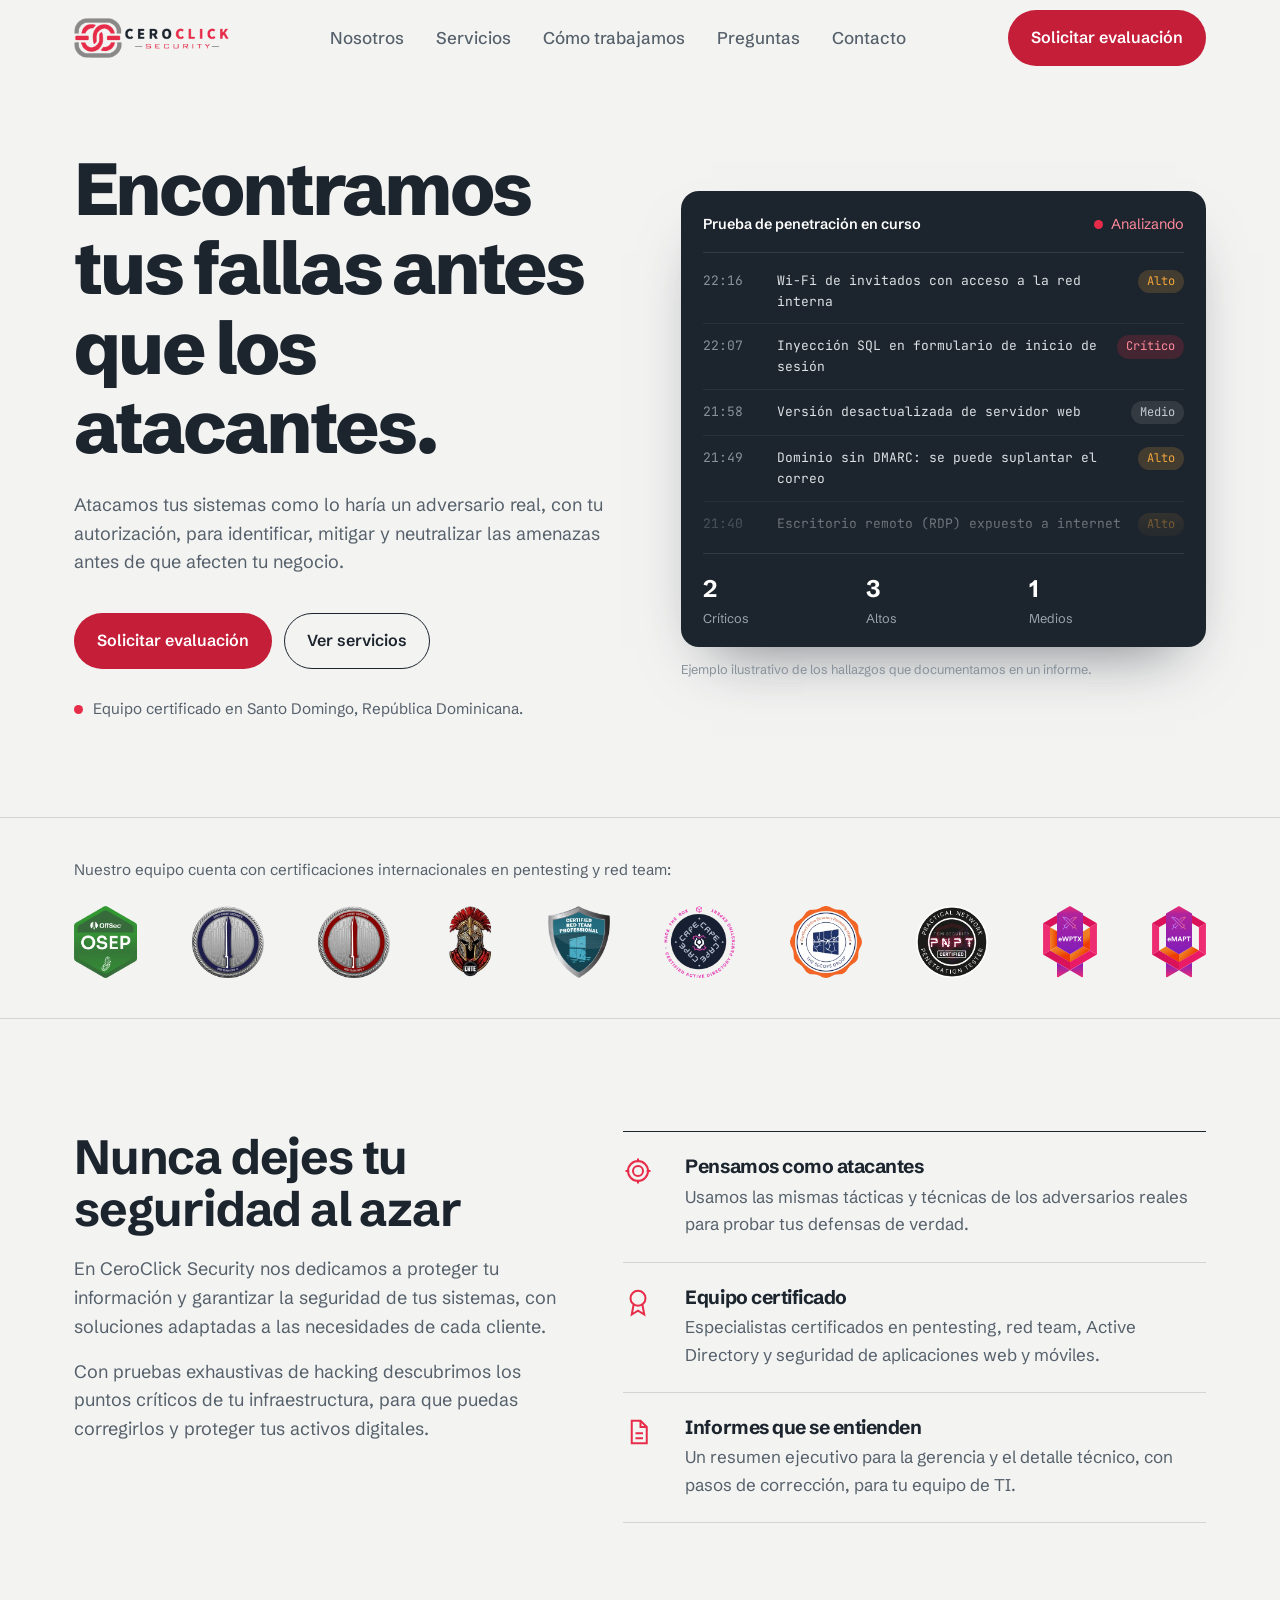
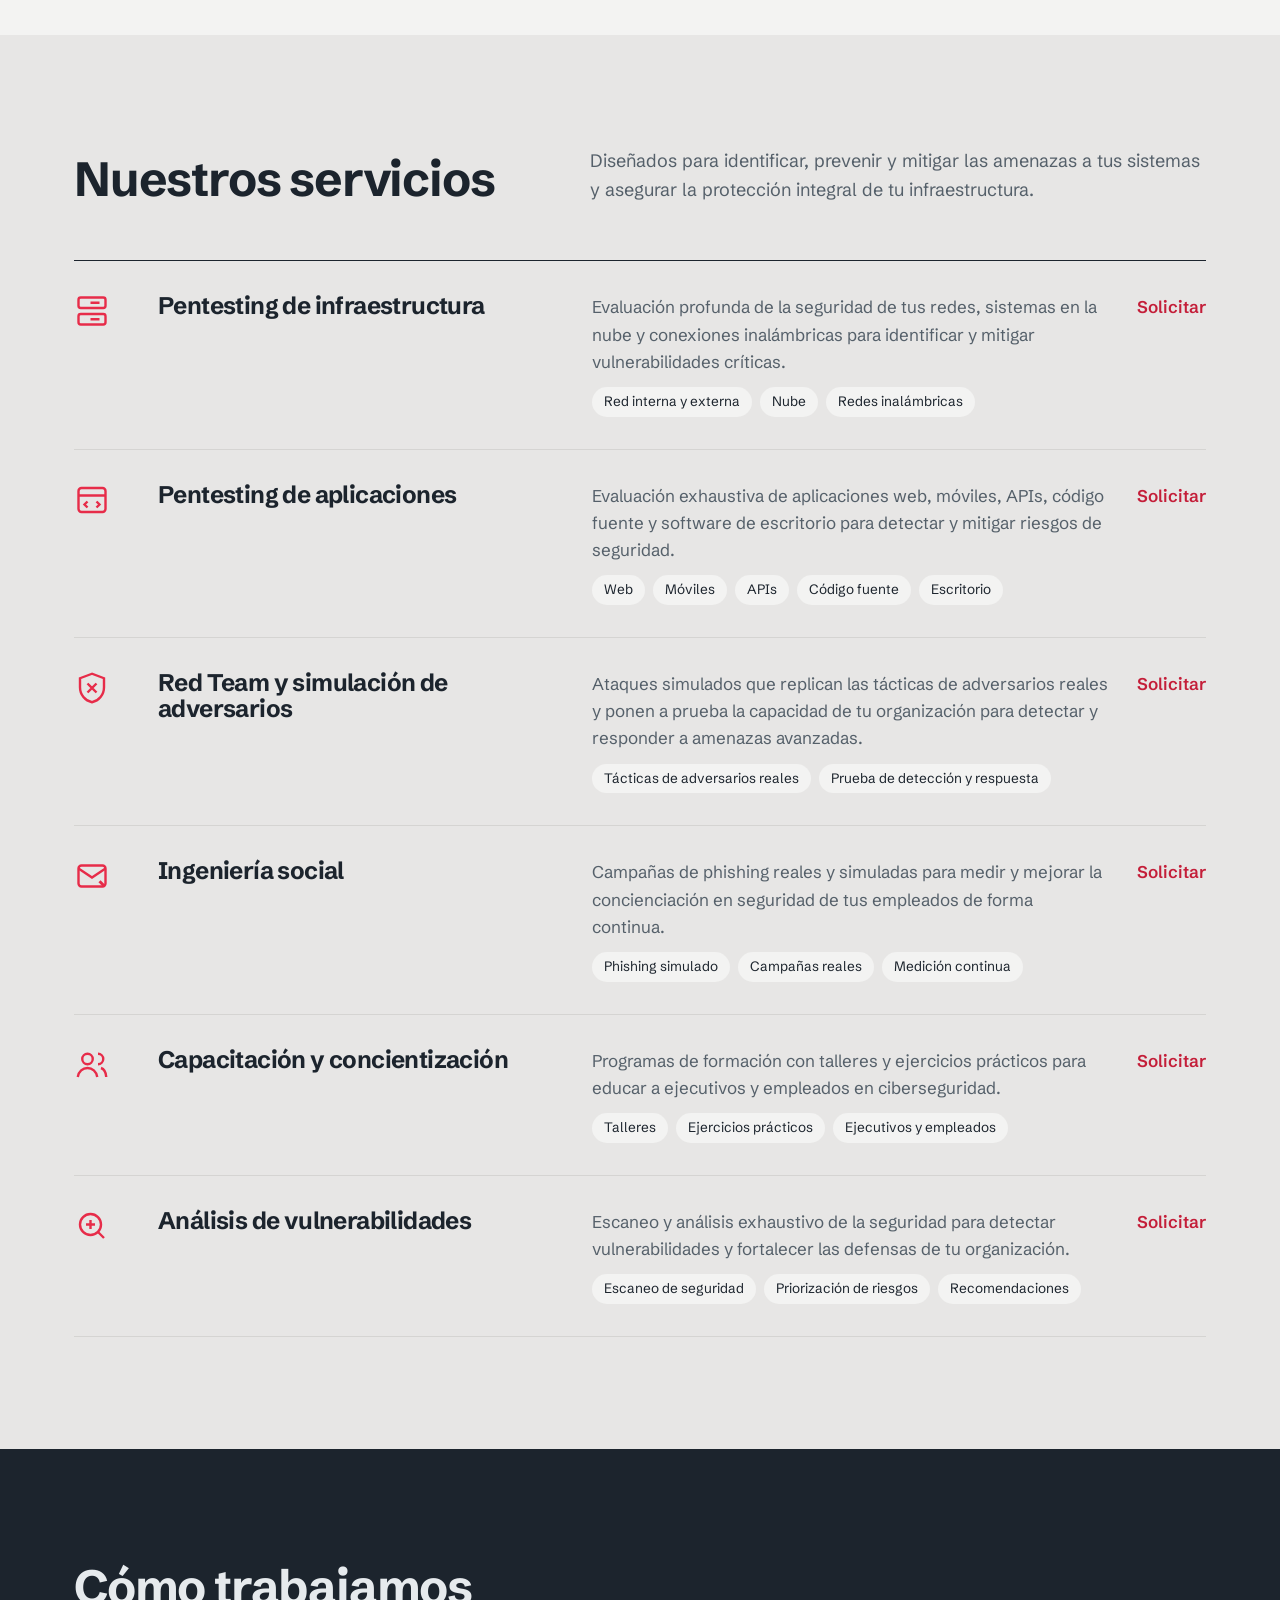
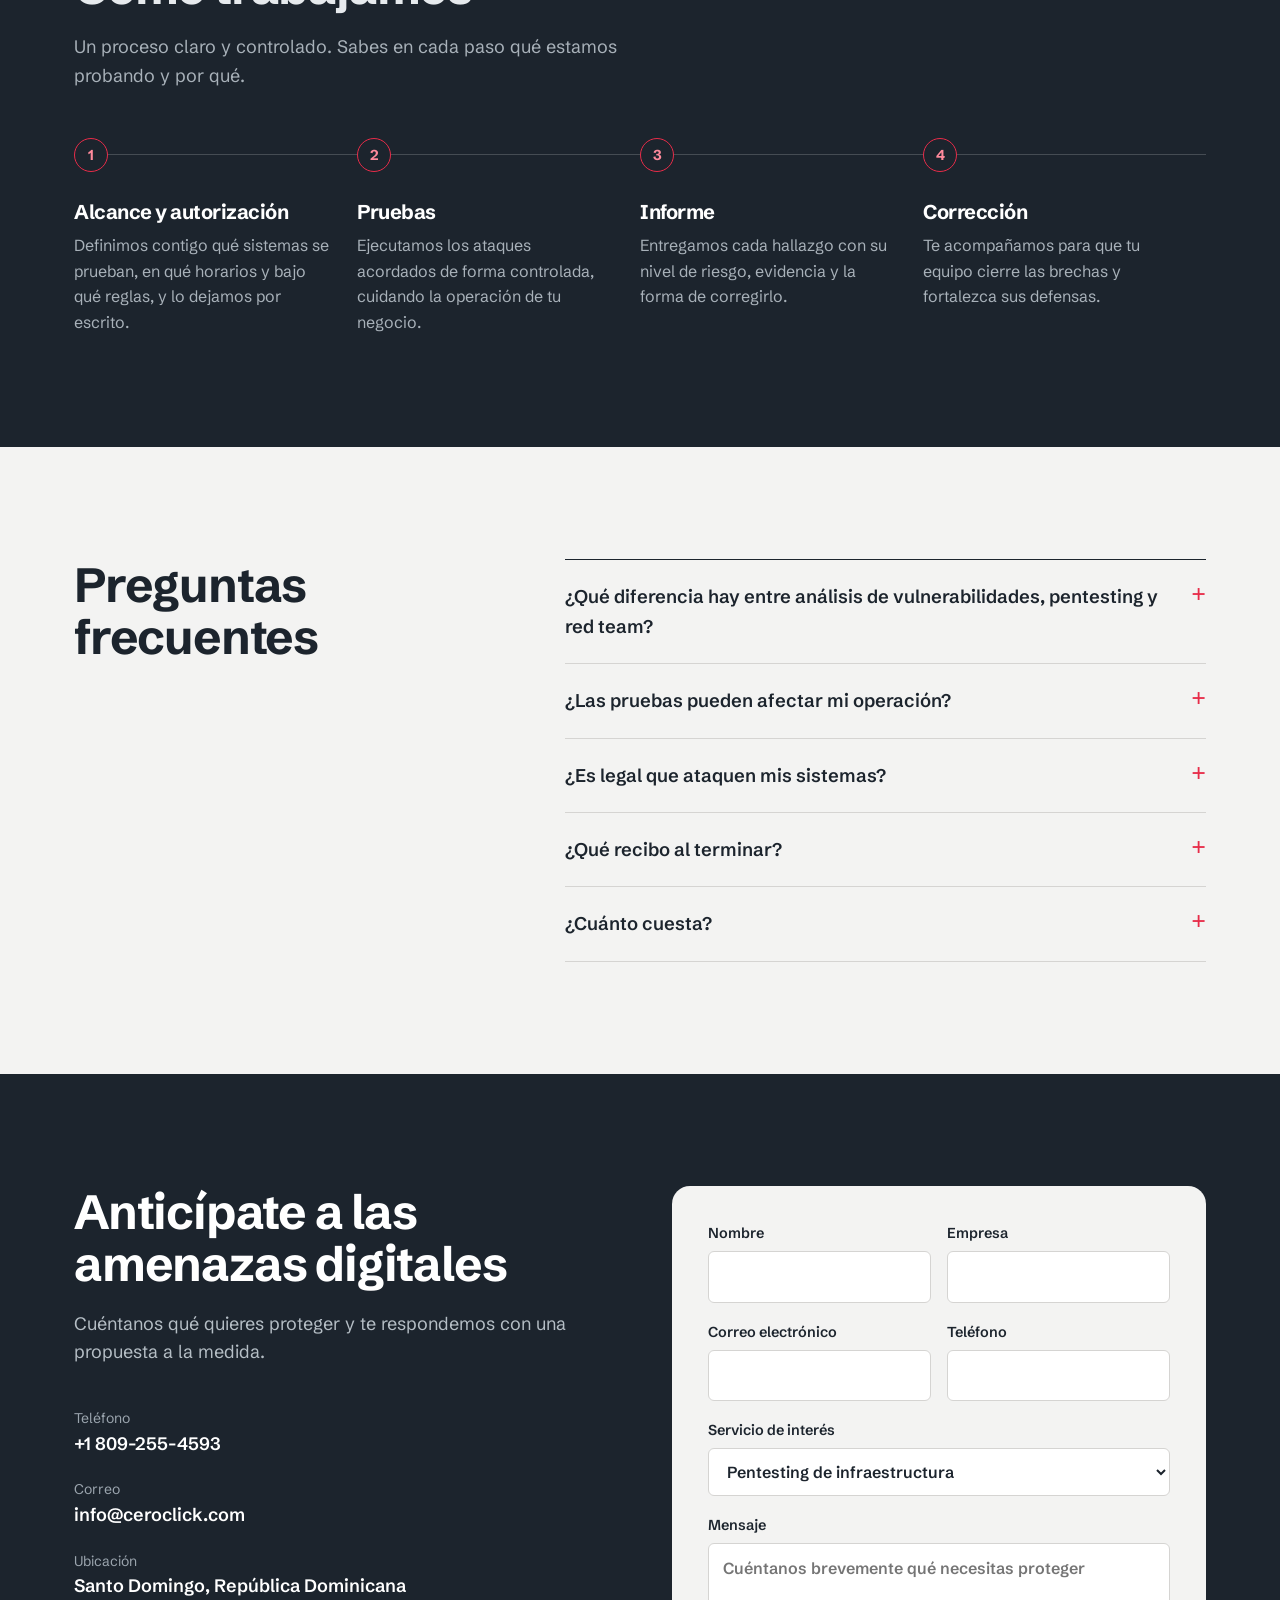
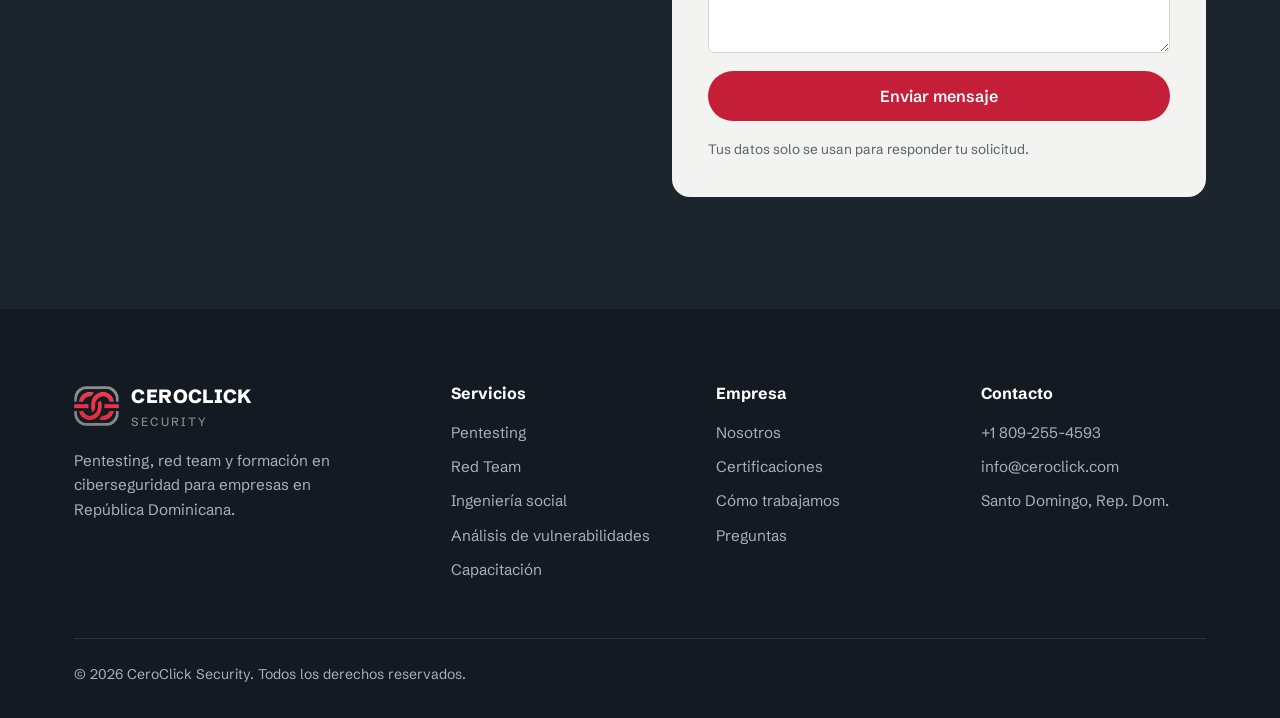
<file: index.html>
<!doctype html>
<html lang="es">
<head>
<meta charset="utf-8">
<meta name="viewport" content="width=device-width, initial-scale=1">
<title>CeroClick Security | Pentesting y Red Team en República Dominicana</title>
<meta name="description" content="CeroClick Security: pentesting de infraestructura y aplicaciones, red team, ingeniería social, análisis de vulnerabilidades y capacitación en ciberseguridad. Santo Domingo, República Dominicana.">
<meta property="og:title" content="CeroClick Security">
<meta property="og:description" content="Encontramos tus fallas de seguridad antes que los atacantes.">
<meta property="og:type" content="website">
<meta property="og:image" content="assets/logo-ceroclick.png">
<link rel="icon" href="favicon.ico">
<link rel="preconnect" href="https://fonts.googleapis.com">
<link rel="preconnect" href="https://fonts.gstatic.com" crossorigin>
<link href="https://fonts.googleapis.com/css2?family=Schibsted+Grotesk:wght@400;500;600;700;800&family=JetBrains+Mono:wght@400;500&display=swap" rel="stylesheet">
<style>
  /* ============ Tokens (colores tomados del logo) ============ */
  :root{
    --paper:#F3F3F2;      /* fondo general */
    --paper-2:#E7E6E5;    /* superficies secundarias */
    --ink:#1C242D;        /* gris carbón del logo */
    --ink-2:#55606A;      /* texto secundario */
    --red:#E72C49;        /* rojo del logo */
    --red-deep:#C41E39;   /* rojo para botones (mejor contraste con texto blanco) */
    --grey:#8A8888;       /* gris del logo */
    --amber:#F0A63C;
    --line:#D5D4D2;
    --radius-s:6px;
    --radius-l:18px;
    --wrap:1180px;
    --font:"Schibsted Grotesk",system-ui,-apple-system,Segoe UI,sans-serif;
    --mono:"JetBrains Mono",ui-monospace,Menlo,monospace;
  }
  *{box-sizing:border-box}
  html{scroll-behavior:smooth}
  body{margin:0;background:var(--paper);color:var(--ink);font-family:var(--font);font-size:1.0625rem;line-height:1.6;-webkit-font-smoothing:antialiased}
  img,svg{display:block;max-width:100%}
  a{color:inherit}
  .wrap{max-width:var(--wrap);margin:0 auto;padding:0 24px}
  :focus-visible{outline:3px solid var(--red);outline-offset:3px;border-radius:4px}
  h1,h2,h3{line-height:1.08;letter-spacing:-.025em;margin:0}
  h2{font-size:clamp(2rem,4vw,3rem);font-weight:700;max-width:18ch}
  p{margin:0}
  .lede{color:var(--ink-2);max-width:56ch;font-size:1.125rem}
  section{padding:112px 0;scroll-margin-top:60px}

  /* ============ Botones ============ */
  .btn{display:inline-flex;align-items:center;gap:10px;padding:14px 22px;border-radius:999px;font-weight:600;font-size:1rem;text-decoration:none;border:1.5px solid transparent;transition:background .2s,color .2s,border-color .2s;cursor:pointer;font-family:inherit}
  .btn-primary{background:var(--red-deep);color:#fff}
  .btn-primary:hover{background:#A3172F}
  .btn-ghost{border-color:var(--ink);color:var(--ink);background:transparent}
  .btn-ghost:hover{background:var(--ink);color:var(--paper)}

  /* ============ Navegación ============ */
  .nav{position:sticky;top:0;z-index:50;background:rgba(243,243,242,.9);backdrop-filter:blur(10px);border-bottom:1px solid transparent;transition:border-color .2s}
  .nav.scrolled{border-bottom-color:var(--line)}
  .nav .wrap{display:flex;align-items:center;justify-content:space-between;height:76px}
  .logo img{height:40px;width:auto}
  .nav-links{display:flex;gap:32px;list-style:none;margin:0;padding:0}
  .nav-links a{text-decoration:none;font-weight:500;color:var(--ink-2)}
  .nav-links a:hover{color:var(--ink)}
  .nav-cta{display:flex;align-items:center;gap:12px}
  .menu-btn{display:none;background:none;border:0;padding:8px;cursor:pointer;color:var(--ink)}
  @media (max-width:900px){
    .nav-links{position:fixed;inset:76px 0 auto 0;flex-direction:column;gap:0;background:var(--paper);border-bottom:1px solid var(--line);padding:8px 24px 20px;display:none}
    .nav-links.open{display:flex}
    .nav-links a{display:block;padding:14px 0;font-size:1.125rem;color:var(--ink);border-bottom:1px solid var(--line)}
    .menu-btn{display:block}
    .nav-cta .btn{display:none}
    .logo img{height:34px}
  }

  /* ============ Hero ============ */
  .hero{padding:72px 0 96px}
  .hero .wrap{display:grid;grid-template-columns:1.05fr 1fr;gap:56px;align-items:center}
  .hero h1{font-size:clamp(2.6rem,6vw,4.6rem);font-weight:800;letter-spacing:-.04em;max-width:13ch}
  .hero .lede{margin-top:24px}
  .hero-actions{display:flex;flex-wrap:wrap;gap:12px;margin-top:36px}
  .hero-note{margin-top:28px;font-size:.95rem;color:var(--ink-2);display:flex;align-items:center;gap:10px}
  .pulse{width:9px;height:9px;border-radius:50%;background:var(--red);box-shadow:0 0 0 0 rgba(231,44,73,.5);animation:pulse 2s infinite;flex:none}
  @keyframes pulse{70%{box-shadow:0 0 0 10px rgba(231,44,73,0)}100%{box-shadow:0 0 0 0 rgba(231,44,73,0)}}

  /* Consola de hallazgos: el elemento memorable de la página */
  .console{background:var(--ink);color:#DCE1E5;border-radius:var(--radius-l);padding:22px 22px 18px;font-family:var(--mono);font-size:.8125rem;box-shadow:0 30px 60px -30px rgba(28,36,45,.6)}
  .console-head{display:flex;justify-content:space-between;align-items:center;gap:12px;padding-bottom:16px;border-bottom:1px solid rgba(255,255,255,.1);font-family:var(--font);font-size:.9rem}
  .console-head strong{font-weight:600;color:#fff}
  .status{display:flex;align-items:center;gap:8px;color:#FF8A9C;white-space:nowrap}
  .events{list-style:none;margin:0;padding:6px 0 0;height:300px;overflow:hidden;position:relative}
  .events::after{content:"";position:absolute;left:0;right:0;bottom:0;height:70px;background:linear-gradient(transparent,var(--ink))}
  .event{display:grid;grid-template-columns:62px 1fr auto;gap:12px;padding:11px 0;border-bottom:1px solid rgba(255,255,255,.06);align-items:baseline}
  .event time{color:#86919B}
  .tag{font-size:.75rem;padding:2px 9px;border-radius:999px;white-space:nowrap}
  .tag.crit{background:rgba(231,44,73,.2);color:#FF8A9C}
  .tag.high{background:rgba(240,166,60,.18);color:var(--amber)}
  .tag.med{background:rgba(255,255,255,.1);color:#C3CAD0}
  .event.new{animation:slidein .5s ease-out}
  @keyframes slidein{from{opacity:0;transform:translateY(-8px)}to{opacity:1;transform:none}}
  .console-foot{display:grid;grid-template-columns:repeat(3,1fr);gap:8px;padding-top:16px;border-top:1px solid rgba(255,255,255,.1);font-family:var(--font)}
  .console-foot b{display:block;font-size:1.5rem;color:#fff;font-weight:700;letter-spacing:-.02em}
  .console-foot span{font-size:.8rem;color:#9BA5AE}
  .console-caption{font-family:var(--font);font-size:.8rem;color:#86919B;margin-top:12px}
  @media (max-width:900px){.hero .wrap{grid-template-columns:1fr}.hero{padding-top:40px}}
  @media (max-width:480px){.event{grid-template-columns:48px 1fr;}.event .tag{grid-column:2;justify-self:start}}

  /* ============ Certificaciones ============ */
  .certs{border-top:1px solid var(--line);border-bottom:1px solid var(--line);padding:32px 0}
  .certs{padding:40px 0}
  .certs p{color:var(--ink-2);font-size:.95rem;margin-bottom:24px}
  .certs ul{display:flex;flex-wrap:wrap;gap:20px 36px;list-style:none;margin:0;padding:0;align-items:center;justify-content:space-between}
  .certs img{height:72px;width:auto}
  @media (max-width:700px){.certs ul{justify-content:flex-start;gap:16px 22px}.certs img{height:56px}}

  /* ============ Nosotros ============ */
  .about-grid{display:grid;grid-template-columns:1fr 1.2fr;gap:64px;align-items:start}
  .about-grid .lede + .lede{margin-top:16px}
  .pillars{display:grid;gap:0;border-top:1.5px solid var(--ink)}
  .pillar{padding:24px 0;border-bottom:1px solid var(--line);display:grid;grid-template-columns:44px 1fr;gap:18px}
  .pillar svg{width:30px;height:30px;color:var(--red)}
  .pillar h3{font-size:1.2rem;margin-bottom:6px}
  .pillar p{color:var(--ink-2)}
  @media (max-width:900px){.about-grid{grid-template-columns:1fr;gap:40px}}

  /* ============ Servicios ============ */
  .services-section{background:var(--paper-2)}
  .section-head{display:flex;justify-content:space-between;align-items:end;gap:32px;flex-wrap:wrap;margin-bottom:56px}
  .services{border-top:1.5px solid var(--ink)}
  .service{display:grid;grid-template-columns:56px 1.1fr 1.4fr auto;gap:28px;align-items:start;padding:32px 0;border-bottom:1px solid var(--line)}
  .service svg{width:36px;height:36px;color:var(--red)}
  .service h3{font-size:1.5rem;font-weight:700}
  .service p{color:var(--ink-2)}
  .service ul{margin:12px 0 0;padding:0;list-style:none;display:flex;flex-wrap:wrap;gap:8px}
  .service li{font-size:.85rem;padding:4px 12px;border-radius:999px;background:var(--paper);color:var(--ink)}
  .service a{font-weight:600;color:var(--red-deep);text-decoration:none;white-space:nowrap}
  .service a:hover{text-decoration:underline}
  @media (max-width:900px){.service{grid-template-columns:1fr;gap:12px}}

  /* ============ Proceso (secuencia real, por eso va numerado) ============ */
  .process{background:var(--ink);color:#E6EAED}
  .process .lede{color:#A8B1B9}
  .steps{display:grid;grid-template-columns:repeat(4,1fr);margin-top:64px;counter-reset:step}
  .step{padding:28px 28px 0 0;border-top:1.5px solid rgba(255,255,255,.18);position:relative}
  .step::before{counter-increment:step;content:counter(step);position:absolute;top:-17px;left:0;width:32px;height:32px;border-radius:50%;background:var(--ink);border:1.5px solid var(--red);color:#FF8A9C;display:grid;place-items:center;font-weight:700;font-size:.9rem}
  .step h3{font-size:1.25rem;margin:18px 0 10px;color:#fff}
  .step p{color:#A8B1B9;font-size:1rem}
  @media (max-width:900px){.steps{grid-template-columns:1fr 1fr;row-gap:48px}}
  @media (max-width:560px){.steps{grid-template-columns:1fr}}

  /* ============ Preguntas ============ */
  .faq-grid{display:grid;grid-template-columns:1fr 1.5fr;gap:64px}
  details{border-bottom:1px solid var(--line);padding:22px 0}
  details:first-child{border-top:1.5px solid var(--ink)}
  summary{cursor:pointer;font-weight:600;font-size:1.15rem;list-style:none;display:flex;justify-content:space-between;gap:24px}
  summary::-webkit-details-marker{display:none}
  summary::after{content:"+";font-weight:400;font-size:1.5rem;line-height:1;color:var(--red);transition:transform .2s}
  details[open] summary::after{transform:rotate(45deg)}
  details p{color:var(--ink-2);margin-top:12px;max-width:62ch}
  @media (max-width:900px){.faq-grid{grid-template-columns:1fr;gap:32px}}

  /* ============ Contacto ============ */
  .contact{background:var(--ink);color:#fff}
  .contact .wrap{display:grid;grid-template-columns:1fr 1fr;gap:64px;align-items:start}
  .contact .lede{color:#B5BEC5;margin-top:20px}
  .contact-info{margin-top:40px;display:grid;gap:20px}
  .contact-info a,.contact-info div{text-decoration:none;font-weight:600;font-size:1.125rem}
  .contact-info span{display:block;font-size:.875rem;color:#9BA5AE;font-weight:400}
  .contact-info a:hover{color:#FF8A9C}
  form{background:var(--paper);color:var(--ink);border-radius:var(--radius-l);padding:36px;display:grid;gap:18px}
  .row{display:grid;grid-template-columns:1fr 1fr;gap:16px}
  label{display:grid;gap:6px;font-size:.9rem;font-weight:600}
  input,select,textarea{font:inherit;font-size:1rem;padding:12px 14px;border:1.5px solid var(--line);border-radius:var(--radius-s);background:#fff;color:var(--ink);width:100%}
  input:focus,select:focus,textarea:focus{outline:none;border-color:var(--red);box-shadow:0 0 0 3px rgba(231,44,73,.18)}
  textarea{min-height:110px;resize:vertical}
  form .btn{justify-content:center;width:100%}
  .form-note{font-size:.85rem;color:var(--ink-2)}
  @media (max-width:900px){.contact .wrap{grid-template-columns:1fr}.row{grid-template-columns:1fr}form{padding:24px}}

  /* ============ Footer ============ */
  footer{background:#141A21;color:#A8B1B9;padding:72px 0 32px;font-size:.95rem}
  .foot-grid{display:grid;grid-template-columns:1.5fr 1fr 1fr 1fr;gap:40px}
  .foot-brand{display:flex;align-items:center;gap:12px;color:#fff;font-weight:800;font-size:1.2rem;letter-spacing:.02em;text-decoration:none}
  .foot-brand img{height:40px;width:auto}
  .foot-brand small{display:block;font-weight:500;font-size:.75rem;letter-spacing:.2em;color:var(--grey)}
  footer h4{color:#fff;margin:0 0 14px;font-size:1rem}
  footer ul{list-style:none;margin:0;padding:0;display:grid;gap:10px}
  footer a{text-decoration:none}
  footer a:hover{color:#fff}
  .foot-bottom{margin-top:56px;padding-top:24px;border-top:1px solid rgba(255,255,255,.1);font-size:.875rem}
  @media (max-width:900px){.foot-grid{grid-template-columns:1fr 1fr}}

  @media (prefers-reduced-motion:reduce){*{animation:none!important;transition:none!important}html{scroll-behavior:auto}}
</style>
</head>
<body>

<!-- ================= NAVEGACIÓN ================= -->
<header class="nav" id="nav">
  <div class="wrap">
    <a href="#inicio" class="logo"><img src="assets/logo-ceroclick.png" alt="CeroClick Security" width="476" height="123"></a>
    <ul class="nav-links" id="navLinks">
      <li><a href="#nosotros">Nosotros</a></li>
      <li><a href="#servicios">Servicios</a></li>
      <li><a href="#proceso">Cómo trabajamos</a></li>
      <li><a href="#preguntas">Preguntas</a></li>
      <li><a href="#contacto">Contacto</a></li>
    </ul>
    <div class="nav-cta">
      <a href="#contacto" class="btn btn-primary">Solicitar evaluación</a>
      <button class="menu-btn" id="menuBtn" aria-label="Abrir menú" aria-expanded="false" aria-controls="navLinks">
        <svg width="26" height="26" viewBox="0 0 24 24" fill="none" stroke="currentColor" stroke-width="2"><path d="M4 7h16M4 12h16M4 17h16"/></svg>
      </button>
    </div>
  </div>
</header>

<main id="inicio">
<!-- ================= HERO ================= -->
<section class="hero">
  <div class="wrap">
    <div>
      <h1>Encontramos tus fallas antes que los atacantes.</h1>
      <p class="lede">Atacamos tus sistemas como lo haría un adversario real, con tu autorización, para identificar, mitigar y neutralizar las amenazas antes de que afecten tu negocio.</p>
      <div class="hero-actions">
        <a href="#contacto" class="btn btn-primary">Solicitar evaluación</a>
        <a href="#servicios" class="btn btn-ghost">Ver servicios</a>
      </div>
      <p class="hero-note"><span class="pulse" aria-hidden="true"></span> Equipo certificado en Santo Domingo, República Dominicana.</p>
    </div>

    <div>
      <div class="console" aria-label="Ejemplo de hallazgos de una prueba de penetración">
        <div class="console-head">
          <strong>Prueba de penetración en curso</strong>
          <span class="status"><span class="pulse" aria-hidden="true"></span> Analizando</span>
        </div>
        <ul class="events" id="events"></ul>
        <div class="console-foot">
          <div><b id="cCrit">0</b><span>Críticos</span></div>
          <div><b id="cHigh">0</b><span>Altos</span></div>
          <div><b id="cMed">0</b><span>Medios</span></div>
        </div>
      </div>
      <p class="console-caption">Ejemplo ilustrativo de los hallazgos que documentamos en un informe.</p>
    </div>
  </div>
</section>

<!-- ================= CERTIFICACIONES ================= -->
<div class="certs" id="certificaciones">
  <div class="wrap">
    <p>Nuestro equipo cuenta con certificaciones internacionales en pentesting y red team:</p>
    <ul>
      <li><img src="assets/cert-offsec-osep.webp" alt="OffSec Experienced Penetration Tester (OSEP)" title="OffSec Experienced Penetration Tester (OSEP)" loading="lazy"></li>
      <li><img src="assets/cert-zps-crto2.webp" alt="Certified Red Team Operator II (CRTL)" title="Certified Red Team Operator II (CRTL)" loading="lazy"></li>
      <li><img src="assets/cert-zps-crto1.webp" alt="Zero-Point Security, Red Team Ops (CRTO)" title="Certified Red Team Operator (CRTO)" loading="lazy"></li>
      <li><img src="assets/cert-crte.webp" alt="Certified Red Team Expert (CRTE)" title="Certified Red Team Expert (CRTE)" loading="lazy"></li>
      <li><img src="assets/cert-crtp.webp" alt="Certified Red Team Professional (CRTP)" title="Certified Red Team Professional (CRTP)" loading="lazy"></li>
      <li><img src="assets/cert-htb-cape.webp" alt="Hack The Box, Certified Active Directory Pentesting Expert (CAPE)" title="Certified Active Directory Pentesting Expert (CAPE)" loading="lazy"></li>
      <li><img src="assets/cert-secops-cadpenx.webp" alt="The SecOps Group, Certified Active Directory Pentesting eXpert (C-ADPenX)" title="Certified Active Directory Pentesting eXpert (C-ADPenX)" loading="lazy"></li>
      <li><img src="assets/cert-tcm-pnpt.webp" alt="TCM Security, Practical Network Penetration Tester (PNPT)" title="Practical Network Penetration Tester (PNPT)" loading="lazy"></li>
      <li><img src="assets/cert-ine-ewptx.svg" alt="INE Security, Web Application Penetration Tester eXtreme (eWPTX)" title="Web Application Penetration Tester eXtreme (eWPTX)" loading="lazy"></li>
      <li><img src="assets/cert-ine-emapt.svg" alt="INE Security, Mobile Application Penetration Tester (eMAPT)" title="Mobile Application Penetration Tester (eMAPT)" loading="lazy"></li>
    </ul>
  </div>
</div>

<!-- ================= NOSOTROS ================= -->
<section id="nosotros">
  <div class="wrap about-grid">
    <div>
      <h2>Nunca dejes tu seguridad al azar</h2>
      <p class="lede" style="margin-top:20px">En CeroClick Security nos dedicamos a proteger tu información y garantizar la seguridad de tus sistemas, con soluciones adaptadas a las necesidades de cada cliente.</p>
      <p class="lede">Con pruebas exhaustivas de hacking descubrimos los puntos críticos de tu infraestructura, para que puedas corregirlos y proteger tus activos digitales.</p>
    </div>
    <div class="pillars">
      <div class="pillar">
        <svg viewBox="0 0 24 24" fill="none" stroke="currentColor" stroke-width="1.6"><circle cx="12" cy="12" r="8"/><circle cx="12" cy="12" r="4"/><path d="M12 2v3M12 19v3M2 12h3M19 12h3"/></svg>
        <div><h3>Pensamos como atacantes</h3><p>Usamos las mismas tácticas y técnicas de los adversarios reales para probar tus defensas de verdad.</p></div>
      </div>
      <div class="pillar">
        <svg viewBox="0 0 24 24" fill="none" stroke="currentColor" stroke-width="1.6"><circle cx="12" cy="9" r="6"/><path d="m8.5 14-1.5 8 5-3 5 3-1.5-8"/></svg>
        <div><h3>Equipo certificado</h3><p>Especialistas certificados en pentesting, red team, Active Directory y seguridad de aplicaciones web y móviles.</p></div>
      </div>
      <div class="pillar">
        <svg viewBox="0 0 24 24" fill="none" stroke="currentColor" stroke-width="1.6"><path d="M7 3h7l5 5v13H7z"/><path d="M14 3v5h5M10 13h6M10 17h6"/></svg>
        <div><h3>Informes que se entienden</h3><p>Un resumen ejecutivo para la gerencia y el detalle técnico, con pasos de corrección, para tu equipo de TI.</p></div>
      </div>
    </div>
  </div>
</section>

<!-- ================= SERVICIOS ================= -->
<section class="services-section" id="servicios">
  <div class="wrap">
    <div class="section-head">
      <h2>Nuestros servicios</h2>
      <p class="lede">Diseñados para identificar, prevenir y mitigar las amenazas a tus sistemas y asegurar la protección integral de tu infraestructura.</p>
    </div>

    <div class="services">
      <article class="service">
        <svg viewBox="0 0 24 24" fill="none" stroke="currentColor" stroke-width="1.6"><rect x="3" y="3" width="18" height="7" rx="1.5"/><rect x="3" y="14" width="18" height="7" rx="1.5"/><path d="M7 6.5h.01M7 17.5h.01M11 6.5h6M11 17.5h6"/></svg>
        <h3>Pentesting de infraestructura</h3>
        <div>
          <p>Evaluación profunda de la seguridad de tus redes, sistemas en la nube y conexiones inalámbricas para identificar y mitigar vulnerabilidades críticas.</p>
          <ul><li>Red interna y externa</li><li>Nube</li><li>Redes inalámbricas</li></ul>
        </div>
        <a href="#contacto" data-service="Pentesting de infraestructura">Solicitar</a>
      </article>

      <article class="service">
        <svg viewBox="0 0 24 24" fill="none" stroke="currentColor" stroke-width="1.6"><rect x="3" y="4" width="18" height="16" rx="2"/><path d="M3 9h18M9 13l-2 2 2 2M15 13l2 2-2 2"/></svg>
        <h3>Pentesting de aplicaciones</h3>
        <div>
          <p>Evaluación exhaustiva de aplicaciones web, móviles, APIs, código fuente y software de escritorio para detectar y mitigar riesgos de seguridad.</p>
          <ul><li>Web</li><li>Móviles</li><li>APIs</li><li>Código fuente</li><li>Escritorio</li></ul>
        </div>
        <a href="#contacto" data-service="Pentesting de aplicaciones">Solicitar</a>
      </article>

      <article class="service">
        <svg viewBox="0 0 24 24" fill="none" stroke="currentColor" stroke-width="1.6"><path d="M12 2.5 4 5.5v6c0 5 3.4 9.1 8 10 4.6-.9 8-5 8-10v-6l-8-3Z"/><path d="m9 9 6 6M15 9l-6 6"/></svg>
        <h3>Red Team y simulación de adversarios</h3>
        <div>
          <p>Ataques simulados que replican las tácticas de adversarios reales y ponen a prueba la capacidad de tu organización para detectar y responder a amenazas avanzadas.</p>
          <ul><li>Tácticas de adversarios reales</li><li>Prueba de detección y respuesta</li></ul>
        </div>
        <a href="#contacto" data-service="Red Team y simulación de adversarios">Solicitar</a>
      </article>

      <article class="service">
        <svg viewBox="0 0 24 24" fill="none" stroke="currentColor" stroke-width="1.6"><rect x="3" y="5" width="18" height="14" rx="2"/><path d="m3 7 9 6 9-6"/><path d="M17 15.5l3 3" stroke-width="2"/></svg>
        <h3>Ingeniería social</h3>
        <div>
          <p>Campañas de phishing reales y simuladas para medir y mejorar la concienciación en seguridad de tus empleados de forma continua.</p>
          <ul><li>Phishing simulado</li><li>Campañas reales</li><li>Medición continua</li></ul>
        </div>
        <a href="#contacto" data-service="Ingeniería social">Solicitar</a>
      </article>

      <article class="service">
        <svg viewBox="0 0 24 24" fill="none" stroke="currentColor" stroke-width="1.6"><circle cx="9" cy="8" r="3.5"/><path d="M2.5 20c.6-3.6 3.3-6 6.5-6s5.9 2.4 6.5 6M16 4.5a3.5 3.5 0 0 1 0 7M18 14c2 .7 3.3 3 3.5 6"/></svg>
        <h3>Capacitación y concientización</h3>
        <div>
          <p>Programas de formación con talleres y ejercicios prácticos para educar a ejecutivos y empleados en ciberseguridad.</p>
          <ul><li>Talleres</li><li>Ejercicios prácticos</li><li>Ejecutivos y empleados</li></ul>
        </div>
        <a href="#contacto" data-service="Capacitación y concientización">Solicitar</a>
      </article>

      <article class="service">
        <svg viewBox="0 0 24 24" fill="none" stroke="currentColor" stroke-width="1.6"><circle cx="11" cy="11" r="7"/><path d="m20 20-4-4M8 11h6M11 8v6"/></svg>
        <h3>Análisis de vulnerabilidades</h3>
        <div>
          <p>Escaneo y análisis exhaustivo de la seguridad para detectar vulnerabilidades y fortalecer las defensas de tu organización.</p>
          <ul><li>Escaneo de seguridad</li><li>Priorización de riesgos</li><li>Recomendaciones</li></ul>
        </div>
        <a href="#contacto" data-service="Análisis de vulnerabilidades">Solicitar</a>
      </article>
    </div>
  </div>
</section>

<!-- ================= PROCESO ================= -->
<section class="process" id="proceso">
  <div class="wrap">
    <h2>Cómo trabajamos</h2>
    <p class="lede" style="margin-top:20px">Un proceso claro y controlado. Sabes en cada paso qué estamos probando y por qué.</p>
    <div class="steps">
      <div class="step">
        <h3>Alcance y autorización</h3>
        <p>Definimos contigo qué sistemas se prueban, en qué horarios y bajo qué reglas, y lo dejamos por escrito.</p>
      </div>
      <div class="step">
        <h3>Pruebas</h3>
        <p>Ejecutamos los ataques acordados de forma controlada, cuidando la operación de tu negocio.</p>
      </div>
      <div class="step">
        <h3>Informe</h3>
        <p>Entregamos cada hallazgo con su nivel de riesgo, evidencia y la forma de corregirlo.</p>
      </div>
      <div class="step">
        <h3>Corrección</h3>
        <p>Te acompañamos para que tu equipo cierre las brechas y fortalezca sus defensas.</p>
      </div>
    </div>
  </div>
</section>

<!-- ================= PREGUNTAS ================= -->
<section id="preguntas">
  <div class="wrap faq-grid">
    <h2>Preguntas frecuentes</h2>
    <div>
      <details>
        <summary>¿Qué diferencia hay entre análisis de vulnerabilidades, pentesting y red team?</summary>
        <p>El análisis de vulnerabilidades encuentra fallas conocidas de forma amplia. El pentesting va más allá y explota esas fallas para demostrar hasta dónde podría llegar un atacante. El red team simula un ataque completo y realista para medir si tu organización lo detecta y responde a tiempo.</p>
      </details>
      <details>
        <summary>¿Las pruebas pueden afectar mi operación?</summary>
        <p>Trabajamos de forma controlada y acordamos contigo los horarios y límites antes de empezar. Si un sistema es delicado, lo probamos con técnicas de menor impacto o fuera de horario laboral.</p>
      </details>
      <details>
        <summary>¿Es legal que ataquen mis sistemas?</summary>
        <p>Sí. Todas las pruebas se hacen con tu autorización por escrito y dentro de un alcance definido, lo que las convierte en un servicio profesional y no en un ataque.</p>
      </details>
      <details>
        <summary>¿Qué recibo al terminar?</summary>
        <p>Un informe con un resumen ejecutivo para la gerencia y el detalle técnico de cada hallazgo: nivel de riesgo, evidencia y recomendaciones para corregirlo.</p>
      </details>
      <details>
        <summary>¿Cuánto cuesta?</summary>
        <p>Depende del alcance: la cantidad de sistemas, aplicaciones o empleados a evaluar. Escríbenos y te preparamos una propuesta a la medida.</p>
      </details>
    </div>
  </div>
</section>

<!-- ================= CONTACTO ================= -->
<section class="contact" id="contacto">
  <div class="wrap">
    <div>
      <h2>Anticípate a las amenazas digitales</h2>
      <p class="lede">Cuéntanos qué quieres proteger y te respondemos con una propuesta a la medida.</p>
      <div class="contact-info">
        <a href="tel:+18092554593"><span>Teléfono</span>+1 809-255-4593</a>
        <a href="mailto:info@ceroclick.com"><span>Correo</span>info@ceroclick.com</a>
        <div><span>Ubicación</span>Santo Domingo, República Dominicana</div>
      </div>
    </div>

    <!-- El formulario arma el mensaje y lo abre en el correo del visitante (no necesita servidor) -->
    <form id="contactForm" novalidate>
      <div class="row">
        <label>Nombre<input name="nombre" required autocomplete="name"></label>
        <label>Empresa<input name="empresa" autocomplete="organization"></label>
      </div>
      <div class="row">
        <label>Correo electrónico<input type="email" name="correo" required autocomplete="email"></label>
        <label>Teléfono<input type="tel" name="telefono" autocomplete="tel"></label>
      </div>
      <label>Servicio de interés
        <select name="servicio" id="servicio">
          <option>Pentesting de infraestructura</option>
          <option>Pentesting de aplicaciones</option>
          <option>Red Team y simulación de adversarios</option>
          <option>Ingeniería social</option>
          <option>Capacitación y concientización</option>
          <option>Análisis de vulnerabilidades</option>
          <option>No estoy seguro, quiero asesoría</option>
        </select>
      </label>
      <label>Mensaje<textarea name="mensaje" placeholder="Cuéntanos brevemente qué necesitas proteger"></textarea></label>
      <button class="btn btn-primary" type="submit">Enviar mensaje</button>
      <p class="form-note" id="formNote">Tus datos solo se usan para responder tu solicitud.</p>
    </form>
  </div>
</section>
</main>

<!-- ================= FOOTER ================= -->
<footer>
  <div class="wrap">
    <div class="foot-grid">
      <div>
        <a href="#inicio" class="foot-brand"><img src="assets/logo-mark.png" alt="" width="160" height="141"><span>CEROCLICK<small>SECURITY</small></span></a>
        <p style="margin-top:18px;max-width:32ch">Pentesting, red team y formación en ciberseguridad para empresas en República Dominicana.</p>
      </div>
      <div>
        <h4>Servicios</h4>
        <ul>
          <li><a href="#servicios">Pentesting</a></li>
          <li><a href="#servicios">Red Team</a></li>
          <li><a href="#servicios">Ingeniería social</a></li>
          <li><a href="#servicios">Análisis de vulnerabilidades</a></li>
          <li><a href="#servicios">Capacitación</a></li>
        </ul>
      </div>
      <div>
        <h4>Empresa</h4>
        <ul>
          <li><a href="#nosotros">Nosotros</a></li>
          <li><a href="#certificaciones">Certificaciones</a></li>
          <li><a href="#proceso">Cómo trabajamos</a></li>
          <li><a href="#preguntas">Preguntas</a></li>
        </ul>
      </div>
      <div>
        <h4>Contacto</h4>
        <ul>
          <li><a href="tel:+18092554593">+1 809-255-4593</a></li>
          <li><a href="mailto:info@ceroclick.com">info@ceroclick.com</a></li>
          <li>Santo Domingo, Rep. Dom.</li>
        </ul>
      </div>
    </div>
    <div class="foot-bottom">© <span id="year"></span> CeroClick Security. Todos los derechos reservados.</div>
  </div>
</footer>

<script>
  const CONTACT_EMAIL = 'info@ceroclick.com';

  document.getElementById('year').textContent = new Date().getFullYear();

  // Borde de la navegación al hacer scroll
  const nav = document.getElementById('nav');
  addEventListener('scroll', () => nav.classList.toggle('scrolled', scrollY > 8), {passive:true});

  // Menú móvil
  const menuBtn = document.getElementById('menuBtn'), links = document.getElementById('navLinks');
  menuBtn.addEventListener('click', () => {
    const open = links.classList.toggle('open');
    menuBtn.setAttribute('aria-expanded', open);
  });
  links.querySelectorAll('a').forEach(a => a.addEventListener('click', () => {
    links.classList.remove('open'); menuBtn.setAttribute('aria-expanded', false);
  }));

  // "Solicitar" en cada servicio preselecciona el servicio en el formulario
  document.querySelectorAll('[data-service]').forEach(a => a.addEventListener('click', () => {
    document.getElementById('servicio').value = a.dataset.service;
  }));

  // Consola de hallazgos (ejemplo ilustrativo)
  const pool = [
    ['Credenciales por defecto en panel de administración','crit','Crítico'],
    ['Escritorio remoto (RDP) expuesto a internet','high','Alto'],
    ['Dominio sin DMARC: se puede suplantar el correo','high','Alto'],
    ['Versión desactualizada de servidor web','med','Medio'],
    ['Inyección SQL en formulario de inicio de sesión','crit','Crítico'],
    ['Wi-Fi de invitados con acceso a la red interna','high','Alto'],
    ['API devuelve datos de otros usuarios','crit','Crítico'],
    ['Empleados que abrieron el phishing simulado: 23%','med','Medio'],
    ['Cookies de sesión sin atributo Secure','med','Medio'],
    ['Contraseñas débiles en Active Directory','high','Alto']
  ];
  const list = document.getElementById('events');
  const counts = {crit:0, high:0, med:0};
  const out = {crit:document.getElementById('cCrit'), high:document.getElementById('cHigh'), med:document.getElementById('cMed')};
  const reduce = matchMedia('(prefers-reduced-motion: reduce)').matches;
  let i = 0;
  function stamp(offsetMin){
    return new Date(Date.now() - offsetMin*60000).toLocaleTimeString('es-DO',{hour:'2-digit',minute:'2-digit',hour12:false,timeZone:'America/Santo_Domingo'});
  }
  function addFinding(offset, animate){
    if (i >= pool.length) { i = 0; for (const k in counts) counts[k] = 0; }
    const [msg, sev, label] = pool[i++];
    counts[sev]++;
    for (const k in out) out[k].textContent = counts[k];
    const li = document.createElement('li');
    li.className = 'event' + (animate ? ' new' : '');
    li.innerHTML = `<time>${stamp(offset)}</time><span>${msg}</span><span class="tag ${sev}">${label}</span>`;
    list.prepend(li);
    while (list.children.length > 7) list.lastChild.remove();
  }
  for (let k = 5; k >= 0; k--) addFinding(k*9 + 3, false);
  if (!reduce) setInterval(() => addFinding(0, true), 3400);

  // Formulario: arma el mensaje y lo abre en el correo del visitante
  const form = document.getElementById('contactForm');
  form.addEventListener('submit', e => {
    e.preventDefault();
    const f = Object.fromEntries(new FormData(form));
    const note = document.getElementById('formNote');
    if (!f.nombre.trim() || !form.correo.checkValidity() || !f.correo.trim()) {
      note.textContent = 'Escribe tu nombre y un correo válido para poder responderte.';
      note.style.color = 'var(--red-deep)';
      (f.nombre.trim() ? form.correo : form.nombre).focus();
      return;
    }
    note.textContent = 'Tus datos solo se usan para responder tu solicitud.';
    note.style.color = '';
    const body = `Nombre: ${f.nombre}\nEmpresa: ${f.empresa || '-'}\nCorreo: ${f.correo}\nTeléfono: ${f.telefono || '-'}\nServicio: ${f.servicio}\n\n${f.mensaje || ''}`;
    location.href = `mailto:${CONTACT_EMAIL}?subject=${encodeURIComponent('Solicitud: ' + f.servicio)}&body=${encodeURIComponent(body)}`;
  });
</script>
</body>
</html>
</file>
